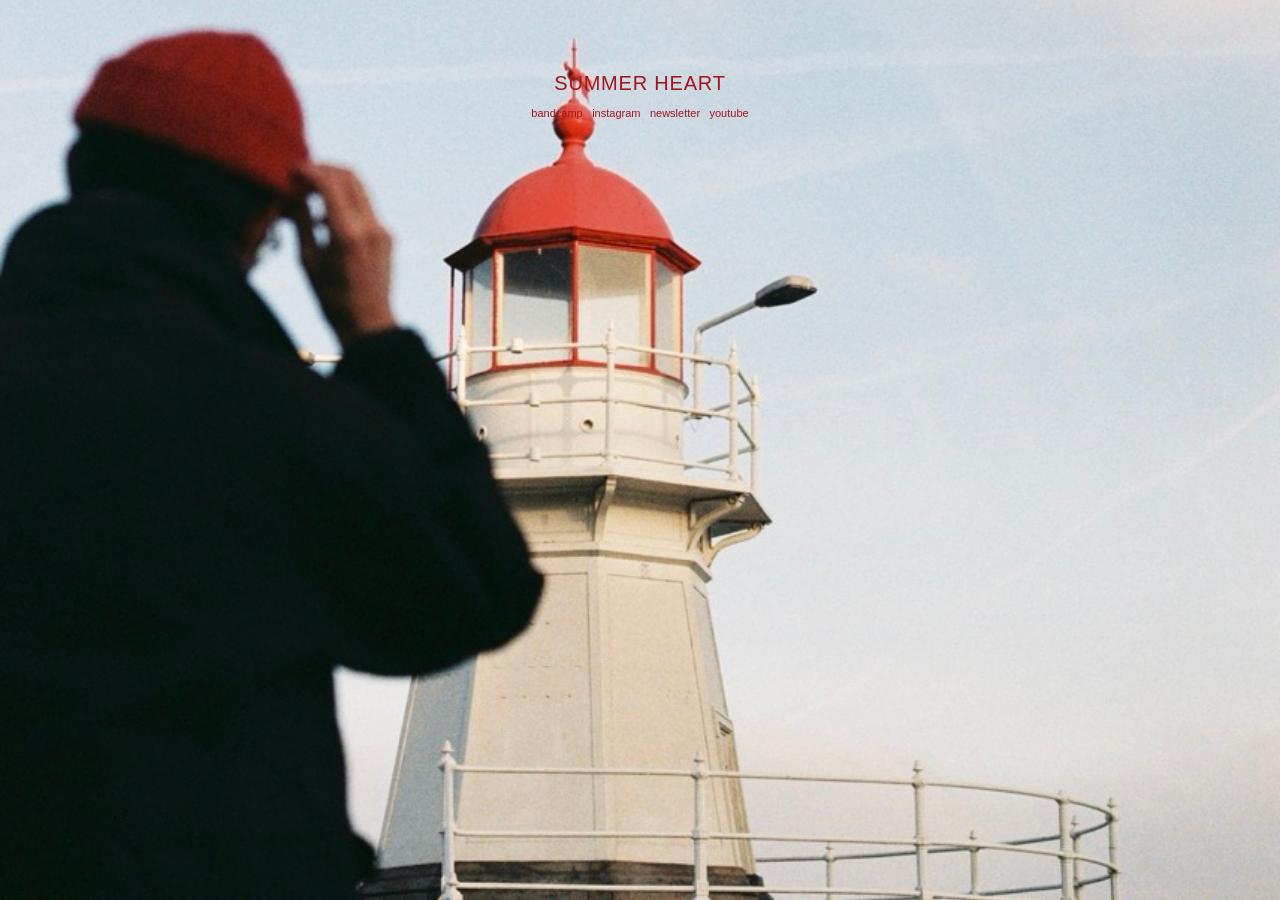
<file: index.html>
<!doctype html>
<html lang="en">

<head>
  <meta charset="utf-8">
  <meta name="viewport" content="width=device-width, initial-scale=1">
  <title>summer heart</title>
  <link rel="stylesheet" href="style.css">
</head>

<body>
  <main>
    <header>
      <center>
        <a href="index.html">
          <h1>SUMMER HEART</h1>
        </a>
        <a href="https://summerheart.bandcamp.com" target="_blank" aria-label="Summer Heart on Bandcamp"
          rel="noreferrer">bandcamp</a>

        <a href="https://instagram.com/summerheart" target="_blank" aria-label="Summer Heart on Instagram"
          rel="noreferrer">instagram</a>

        <a href="newsletter.html" aria-label="Subscribe to Summer Heart newsletter">newsletter</a>

        <a href="https://youtube.com/summerheartmusic" target="_blank" aria-label="Summer Heart on Youtube"
          rel="noreferrer">youtube</a>

      </center>
    </header>



    <!-- - - - - - - - - - - - - - - SITE START - - - - - - - - - - - - - - -->



    <!-- - - - - - - - - - - - - - - SITE END - - - - - - - - - - - - - - -->

  </main>
</body>

</html>
</file>
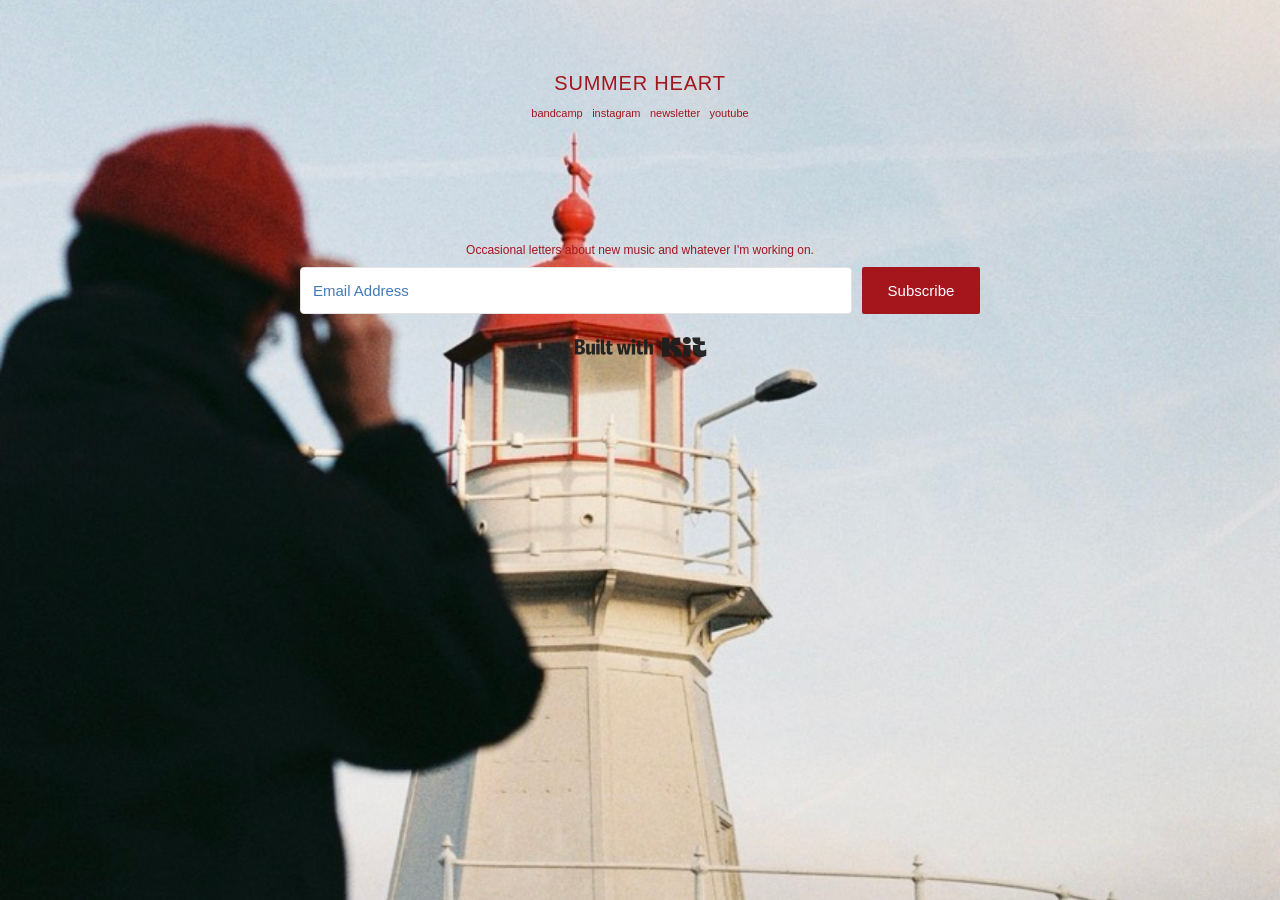
<file: newsletter.html>
<!doctype html>
<html lang="en">

<head>
    <meta charset="utf-8">
    <meta name="viewport" content="width=device-width, initial-scale=1">
    <title>summer heart</title>
    <link rel="stylesheet" href="style.css">
</head>

<body>
    <main>
        <header>
            <center>
                <a href="index.html">
                    <h1>SUMMER HEART</h1>
                </a>
                <a href="https://summerheart.bandcamp.com" target="_blank" aria-label="Summer Heart on Bandcamp"
                    rel="noreferrer">bandcamp</a>

                <a href="https://instagram.com/summerheart" target="_blank" aria-label="Summer Heart on Instagram"
                    rel="noreferrer">instagram</a>

                <a href="newsletter.html" aria-label="Subscribe to Summer Heart newsletter">newsletter</a>

                <a href="https://youtube.com/summerheartmusic" target="_blank" aria-label="Summer Heart on Youtube"
                    rel="noreferrer">youtube</a>

            </center>
        </header>



        <!-- - - - - - - - - - - - - - - SITE START - - - - - - - - - - - - - - -->


        <center>
            <script src="https://f.convertkit.com/ckjs/ck.5.js"></script>
            <form action="https://app.kit.com/forms/9781494/subscriptions" class="seva-form formkit-form" method="post"
                data-sv-form="9781494" data-uid="e1bb65a88c" data-format="inline" data-version="5"
                data-options="{&quot;settings&quot;:{&quot;after_subscribe&quot;:{&quot;action&quot;:&quot;message&quot;,&quot;success_message&quot;:&quot;Success! Now check your email to confirm your subscription.&quot;,&quot;redirect_url&quot;:&quot;&quot;},&quot;analytics&quot;:{&quot;google&quot;:null,&quot;fathom&quot;:null,&quot;facebook&quot;:null,&quot;segment&quot;:null,&quot;pinterest&quot;:null,&quot;sparkloop&quot;:null,&quot;googletagmanager&quot;:null},&quot;modal&quot;:{&quot;trigger&quot;:&quot;timer&quot;,&quot;scroll_percentage&quot;:null,&quot;timer&quot;:5,&quot;devices&quot;:&quot;all&quot;,&quot;show_once_every&quot;:15},&quot;powered_by&quot;:{&quot;show&quot;:true,&quot;url&quot;:&quot;https://kit.com/features/forms?utm_campaign=poweredby&amp;utm_content=form&amp;utm_medium=referral&amp;utm_source=dynamic&quot;},&quot;recaptcha&quot;:{&quot;enabled&quot;:false},&quot;return_visitor&quot;:{&quot;action&quot;:&quot;show&quot;,&quot;custom_content&quot;:&quot;&quot;},&quot;slide_in&quot;:{&quot;display_in&quot;:&quot;bottom_right&quot;,&quot;trigger&quot;:&quot;timer&quot;,&quot;scroll_percentage&quot;:null,&quot;timer&quot;:5,&quot;devices&quot;:&quot;all&quot;,&quot;show_once_every&quot;:15},&quot;sticky_bar&quot;:{&quot;display_in&quot;:&quot;top&quot;,&quot;trigger&quot;:&quot;timer&quot;,&quot;scroll_percentage&quot;:null,&quot;timer&quot;:5,&quot;devices&quot;:&quot;all&quot;,&quot;show_once_every&quot;:15}},&quot;version&quot;:&quot;5&quot;}"
                min-width="400 500 600 700 800">

                <div data-style="clean">

                    <p
                        style="font-family: 'Helvetica Neue', Helvetica, Arial, sans-serif; color: #a4151c; font-size: 12px;">
                        Occasional letters about new music and whatever I'm working on.
                    </p>


                    <ul class="formkit-alert formkit-alert-error" data-element="errors" data-group="alert"></ul>
                    <div data-element="fields" data-stacked="false" class="seva-fields formkit-fields">
                        <div class="formkit-field"><input class="formkit-input" name="email_address"
                                style="color: #155aa4; border-color: rgb(227, 227, 227); border-radius: 4px; font-weight: 200;"
                                aria-label="Email Address" placeholder="Email Address" required="" type="email"></div>
                        <button data-element="submit" class="formkit-submit formkit-submit"
                            style="color: rgb(255, 255, 255); background-color: #a4151c; border-radius: 2px; font-weight: 400;">
                            <div class="formkit-spinner">

                                <div></div>
                                <div></div>
                                <div></div>
                            </div><span class="">Subscribe</span>
                        </button>

                    </div>
                    <div class="formkit-powered-by-convertkit-container"><a
                            href="https://kit.com/features/forms?utm_campaign=poweredby&amp;utm_content=form&amp;utm_medium=referral&amp;utm_source=dynamic"
                            data-element="powered-by" class="formkit-powered-by-convertkit" data-variant="dark"
                            target="_blank" rel="nofollow noopener">Built with Kit</a></div>
                </div>
                <style>
                    .formkit-form[data-uid="e1bb65a88c"] * {
                        box-sizing: border-box;
                    }

                    .formkit-form[data-uid="e1bb65a88c"] {
                        -webkit-font-smoothing: antialiased;
                        -moz-osx-font-smoothing: grayscale;
                    }

                    .formkit-form[data-uid="e1bb65a88c"] legend {
                        border: none;
                        font-size: inherit;
                        margin-bottom: 10px;
                        padding: 0;
                        position: relative;
                        display: table;
                    }

                    .formkit-form[data-uid="e1bb65a88c"] fieldset {
                        border: 0;
                        padding: 0.01em 0 0 0;
                        margin: 0;
                        min-width: 0;
                    }

                    .formkit-form[data-uid="e1bb65a88c"] body:not(:-moz-handler-blocked) fieldset {
                        display: table-cell;
                    }

                    .formkit-form[data-uid="e1bb65a88c"] h1,
                    .formkit-form[data-uid="e1bb65a88c"] h2,
                    .formkit-form[data-uid="e1bb65a88c"] h3,
                    .formkit-form[data-uid="e1bb65a88c"] h4,
                    .formkit-form[data-uid="e1bb65a88c"] h5,
                    .formkit-form[data-uid="e1bb65a88c"] h6 {
                        color: inherit;
                        font-size: inherit;
                        font-weight: inherit;
                    }

                    .formkit-form[data-uid="e1bb65a88c"] h2 {
                        font-size: 1.5em;
                        margin: 1em 0;
                    }

                    .formkit-form[data-uid="e1bb65a88c"] h3 {
                        font-size: 1.17em;
                        margin: 1em 0;
                    }

                    .formkit-form[data-uid="e1bb65a88c"] p {
                        color: inherit;
                        font-size: inherit;
                        font-weight: inherit;
                    }

                    .formkit-form[data-uid="e1bb65a88c"] ol:not([template-default]),
                    .formkit-form[data-uid="e1bb65a88c"] ul:not([template-default]),
                    .formkit-form[data-uid="e1bb65a88c"] blockquote:not([template-default]) {
                        text-align: left;
                    }

                    .formkit-form[data-uid="e1bb65a88c"] p:not([template-default]),
                    .formkit-form[data-uid="e1bb65a88c"] hr:not([template-default]),
                    .formkit-form[data-uid="e1bb65a88c"] blockquote:not([template-default]),
                    .formkit-form[data-uid="e1bb65a88c"] ol:not([template-default]),
                    .formkit-form[data-uid="e1bb65a88c"] ul:not([template-default]) {
                        color: inherit;
                        font-style: initial;
                    }

                    .formkit-form[data-uid="e1bb65a88c"] .ordered-list,
                    .formkit-form[data-uid="e1bb65a88c"] .unordered-list {
                        list-style-position: outside !important;
                        padding-left: 1em;
                    }

                    .formkit-form[data-uid="e1bb65a88c"] .list-item {
                        padding-left: 0;
                    }

                    .formkit-form[data-uid="e1bb65a88c"][data-format="modal"] {
                        display: none;
                    }

                    .formkit-form[data-uid="e1bb65a88c"][data-format="slide in"] {
                        display: none;
                    }

                    .formkit-form[data-uid="e1bb65a88c"][data-format="sticky bar"] {
                        display: none;
                    }

                    .formkit-sticky-bar .formkit-form[data-uid="e1bb65a88c"][data-format="sticky bar"] {
                        display: block;
                    }

                    .formkit-form[data-uid="e1bb65a88c"] .formkit-input,
                    .formkit-form[data-uid="e1bb65a88c"] .formkit-select,
                    .formkit-form[data-uid="e1bb65a88c"] .formkit-checkboxes {
                        width: 100%;
                    }

                    .formkit-form[data-uid="e1bb65a88c"] .formkit-button,
                    .formkit-form[data-uid="e1bb65a88c"] .formkit-submit {
                        border: 0;
                        border-radius: 5px;
                        color: #ffffff;
                        cursor: pointer;
                        display: inline-block;
                        text-align: center;
                        font-size: 15px;
                        font-weight: 500;
                        cursor: pointer;
                        margin-bottom: 15px;
                        overflow: hidden;
                        padding: 0;
                        position: relative;
                        vertical-align: middle;
                    }

                    .formkit-form[data-uid="e1bb65a88c"] .formkit-button:hover,
                    .formkit-form[data-uid="e1bb65a88c"] .formkit-submit:hover,
                    .formkit-form[data-uid="e1bb65a88c"] .formkit-button:focus,
                    .formkit-form[data-uid="e1bb65a88c"] .formkit-submit:focus {
                        outline: none;
                    }

                    .formkit-form[data-uid="e1bb65a88c"] .formkit-button:hover>span,
                    .formkit-form[data-uid="e1bb65a88c"] .formkit-submit:hover>span,
                    .formkit-form[data-uid="e1bb65a88c"] .formkit-button:focus>span,
                    .formkit-form[data-uid="e1bb65a88c"] .formkit-submit:focus>span {
                        background-color: rgba(0, 0, 0, 0.1);
                    }

                    .formkit-form[data-uid="e1bb65a88c"] .formkit-button>span,
                    .formkit-form[data-uid="e1bb65a88c"] .formkit-submit>span {
                        display: block;
                        -webkit-transition: all 300ms ease-in-out;
                        transition: all 300ms ease-in-out;
                        padding: 12px 24px;
                    }

                    .formkit-form[data-uid="e1bb65a88c"] .formkit-input {
                        background: #ffffff;
                        font-size: 15px;
                        padding: 12px;
                        border: 1px solid #e3e3e3;
                        -webkit-flex: 1 0 auto;
                        -ms-flex: 1 0 auto;
                        flex: 1 0 auto;
                        line-height: 1.4;
                        margin: 0;
                        -webkit-transition: border-color ease-out 300ms;
                        transition: border-color ease-out 300ms;
                    }

                    .formkit-form[data-uid="e1bb65a88c"] .formkit-input:focus {
                        outline: none;
                        border-color: #1677be;
                        -webkit-transition: border-color ease 300ms;
                        transition: border-color ease 300ms;
                    }

                    .formkit-form[data-uid="e1bb65a88c"] .formkit-input::-webkit-input-placeholder {
                        color: inherit;
                        opacity: 0.8;
                    }

                    .formkit-form[data-uid="e1bb65a88c"] .formkit-input::-moz-placeholder {
                        color: inherit;
                        opacity: 0.8;
                    }

                    .formkit-form[data-uid="e1bb65a88c"] .formkit-input:-ms-input-placeholder {
                        color: inherit;
                        opacity: 0.8;
                    }

                    .formkit-form[data-uid="e1bb65a88c"] .formkit-input::placeholder {
                        color: inherit;
                        opacity: 0.8;
                    }

                    .formkit-form[data-uid="e1bb65a88c"] [data-group="dropdown"] {
                        position: relative;
                        display: inline-block;
                        width: 100%;
                    }

                    .formkit-form[data-uid="e1bb65a88c"] [data-group="dropdown"]::before {
                        content: "";
                        top: calc(50% - 2.5px);
                        right: 10px;
                        position: absolute;
                        pointer-events: none;
                        border-color: #4f4f4f transparent transparent transparent;
                        border-style: solid;
                        border-width: 6px 6px 0 6px;
                        height: 0;
                        width: 0;
                        z-index: 999;
                    }

                    .formkit-form[data-uid="e1bb65a88c"] [data-group="dropdown"] select {
                        height: auto;
                        width: 100%;
                        cursor: pointer;
                        color: #333333;
                        line-height: 1.4;
                        margin-bottom: 0;
                        padding: 0 6px;
                        -webkit-appearance: none;
                        -moz-appearance: none;
                        appearance: none;
                        font-size: 15px;
                        padding: 12px;
                        padding-right: 25px;
                        border: 1px solid #e3e3e3;
                        background: #ffffff;
                    }

                    .formkit-form[data-uid="e1bb65a88c"] [data-group="dropdown"] select:focus {
                        outline: none;
                    }

                    .formkit-form[data-uid="e1bb65a88c"] [data-group="checkboxes"] {
                        text-align: left;
                        margin: 0;
                    }

                    .formkit-form[data-uid="e1bb65a88c"] [data-group="checkboxes"] [data-group="checkbox"] {
                        margin-bottom: 10px;
                    }

                    .formkit-form[data-uid="e1bb65a88c"] [data-group="checkboxes"] [data-group="checkbox"] * {
                        cursor: pointer;
                    }

                    .formkit-form[data-uid="e1bb65a88c"] [data-group="checkboxes"] [data-group="checkbox"]:last-of-type {
                        margin-bottom: 0;
                    }

                    .formkit-form[data-uid="e1bb65a88c"] [data-group="checkboxes"] [data-group="checkbox"] input[type="checkbox"] {
                        display: none;
                    }

                    .formkit-form[data-uid="e1bb65a88c"] [data-group="checkboxes"] [data-group="checkbox"] input[type="checkbox"]+label::after {
                        content: none;
                    }

                    .formkit-form[data-uid="e1bb65a88c"] [data-group="checkboxes"] [data-group="checkbox"] input[type="checkbox"]:checked+label::after {
                        border-color: #ffffff;
                        content: "";
                    }

                    .formkit-form[data-uid="e1bb65a88c"] [data-group="checkboxes"] [data-group="checkbox"] input[type="checkbox"]:checked+label::before {
                        background: #10bf7a;
                        border-color: #10bf7a;
                    }

                    .formkit-form[data-uid="e1bb65a88c"] [data-group="checkboxes"] [data-group="checkbox"] label {
                        position: relative;
                        display: inline-block;
                        padding-left: 28px;
                    }

                    .formkit-form[data-uid="e1bb65a88c"] [data-group="checkboxes"] [data-group="checkbox"] label::before,
                    .formkit-form[data-uid="e1bb65a88c"] [data-group="checkboxes"] [data-group="checkbox"] label::after {
                        position: absolute;
                        content: "";
                        display: inline-block;
                    }

                    .formkit-form[data-uid="e1bb65a88c"] [data-group="checkboxes"] [data-group="checkbox"] label::before {
                        height: 16px;
                        width: 16px;
                        border: 1px solid #e3e3e3;
                        background: #ffffff;
                        left: 0px;
                        top: 3px;
                    }

                    .formkit-form[data-uid="e1bb65a88c"] [data-group="checkboxes"] [data-group="checkbox"] label::after {
                        height: 4px;
                        width: 8px;
                        border-left: 2px solid #4d4d4d;
                        border-bottom: 2px solid #4d4d4d;
                        -webkit-transform: rotate(-45deg);
                        -ms-transform: rotate(-45deg);
                        transform: rotate(-45deg);
                        left: 4px;
                        top: 8px;
                    }

                    .formkit-form[data-uid="e1bb65a88c"] .formkit-alert {
                        background: #f9fafb;
                        border: 1px solid #e3e3e3;
                        border-radius: 5px;
                        -webkit-flex: 1 0 auto;
                        -ms-flex: 1 0 auto;
                        flex: 1 0 auto;
                        list-style: none;
                        margin: 25px auto;
                        padding: 12px;
                        text-align: center;
                        width: 100%;
                    }

                    .formkit-form[data-uid="e1bb65a88c"] .formkit-alert:empty {
                        display: none;
                    }

                    .formkit-form[data-uid="e1bb65a88c"] .formkit-alert-success {
                        background: #d3fbeb;
                        border-color: #10bf7a;
                        color: #0c905c;
                    }

                    .formkit-form[data-uid="e1bb65a88c"] .formkit-alert-error {
                        background: #fde8e2;
                        border-color: #f2643b;
                        color: #ea4110;
                    }

                    .formkit-form[data-uid="e1bb65a88c"] .formkit-spinner {
                        display: -webkit-box;
                        display: -webkit-flex;
                        display: -ms-flexbox;
                        display: flex;
                        height: 0px;
                        width: 0px;
                        margin: 0 auto;
                        position: absolute;
                        top: 0;
                        left: 0;
                        right: 0;
                        width: 0px;
                        overflow: hidden;
                        text-align: center;
                        -webkit-transition: all 300ms ease-in-out;
                        transition: all 300ms ease-in-out;
                    }

                    .formkit-form[data-uid="e1bb65a88c"] .formkit-spinner>div {
                        margin: auto;
                        width: 12px;
                        height: 12px;
                        background-color: #fff;
                        opacity: 0.3;
                        border-radius: 100%;
                        display: inline-block;
                        -webkit-animation: formkit-bouncedelay-formkit-form-data-uid-e1bb65a88c- 1.4s infinite ease-in-out both;
                        animation: formkit-bouncedelay-formkit-form-data-uid-e1bb65a88c- 1.4s infinite ease-in-out both;
                    }

                    .formkit-form[data-uid="e1bb65a88c"] .formkit-spinner>div:nth-child(1) {
                        -webkit-animation-delay: -0.32s;
                        animation-delay: -0.32s;
                    }

                    .formkit-form[data-uid="e1bb65a88c"] .formkit-spinner>div:nth-child(2) {
                        -webkit-animation-delay: -0.16s;
                        animation-delay: -0.16s;
                    }

                    .formkit-form[data-uid="e1bb65a88c"] .formkit-submit[data-active] .formkit-spinner {
                        opacity: 1;
                        height: 100%;
                        width: 50px;
                    }

                    .formkit-form[data-uid="e1bb65a88c"] .formkit-submit[data-active] .formkit-spinner~span {
                        opacity: 0;
                    }

                    .formkit-form[data-uid="e1bb65a88c"] .formkit-powered-by[data-active="false"] {
                        opacity: 0.35;
                    }

                    .formkit-form[data-uid="e1bb65a88c"] .formkit-powered-by-convertkit-container {
                        display: -webkit-box;
                        display: -webkit-flex;
                        display: -ms-flexbox;
                        display: flex;
                        width: 100%;
                        margin: 10px 0;
                        position: relative;
                    }

                    .formkit-form[data-uid="e1bb65a88c"] .formkit-powered-by-convertkit-container[data-active="false"] {
                        opacity: 0.35;
                    }

                    .formkit-form[data-uid="e1bb65a88c"] .formkit-powered-by-convertkit {
                        -webkit-align-items: center;
                        -webkit-box-align: center;
                        -ms-flex-align: center;
                        align-items: center;
                        background-color: #ffffff;
                        border-radius: 9px;
                        color: #3d3d3d;
                        cursor: pointer;
                        display: block;
                        height: 36px;
                        margin: 0 auto;
                        opacity: 0.95;
                        padding: 0;
                        -webkit-text-decoration: none;
                        text-decoration: none;
                        text-indent: 100%;
                        -webkit-transition: ease-in-out all 200ms;
                        transition: ease-in-out all 200ms;
                        white-space: nowrap;
                        overflow: hidden;
                        -webkit-user-select: none;
                        -moz-user-select: none;
                        -ms-user-select: none;
                        user-select: none;
                        width: 157px;
                        background-repeat: no-repeat;
                        background-position: center;
                        background-image: url("data:image/svg+xml;charset=utf8,%3Csvg width='133' height='36' viewBox='0 0 133 36' fill='none' xmlns='http://www.w3.org/2000/svg'%3E%3Cpath d='M0.861 25.5C0.735 25.5 0.651 25.416 0.651 25.29V10.548C0.651 10.422 0.735 10.338 0.861 10.338H6.279C9.072 10.338 10.668 11.451 10.668 13.824C10.668 15.819 9.219 16.932 8.001 17.226C7.707 17.268 7.707 17.625 8.022 17.688C9.912 18.108 11.088 19.116 11.088 21.321C11.088 23.715 9.429 25.5 6.426 25.5H0.861ZM5.397 23.085C6.825 23.085 7.518 22.224 7.518 21.006C7.518 19.683 6.825 18.948 5.397 18.948H4.2V23.085H5.397ZM5.313 16.617C6.51 16.617 7.245 15.945 7.245 14.601C7.245 13.383 6.51 12.753 5.25 12.753H4.2V16.617H5.313ZM17.9758 23.883C17.9758 23.568 17.6608 23.505 17.5348 23.799C17.0308 24.954 16.1698 25.731 14.5528 25.731C12.8728 25.731 12.0958 24.471 12.0958 22.707V14.937C12.0958 14.811 12.1798 14.727 12.3058 14.727H15.2248C15.3508 14.727 15.4348 14.811 15.4348 14.937V21.657C15.4348 22.581 15.7708 23.022 16.4638 23.022C17.1778 23.022 17.6188 22.581 17.6188 21.657V14.937C17.6188 14.811 17.7028 14.727 17.8288 14.727H20.7478C20.8738 14.727 20.9578 14.811 20.9578 14.937V25.29C20.9578 25.416 20.8738 25.5 20.7478 25.5H18.1858C18.0598 25.5 17.9758 25.416 17.9758 25.29V23.883ZM25.6141 25.29C25.6141 25.416 25.5301 25.5 25.4041 25.5H22.4851C22.3591 25.5 22.2751 25.416 22.2751 25.29V14.937C22.2751 14.811 22.3591 14.727 22.4851 14.727H25.4041C25.5301 14.727 25.6141 14.811 25.6141 14.937V25.29ZM23.9131 13.74C22.8001 13.74 22.0441 12.942 22.0441 11.934C22.0441 10.926 22.8001 10.107 23.9131 10.107C25.0051 10.107 25.7611 10.926 25.7611 11.934C25.7611 12.942 25.0051 13.74 23.9131 13.74ZM26.7883 10.548C26.7883 10.422 26.8723 10.338 26.9983 10.338H29.9173C30.0433 10.338 30.1273 10.422 30.1273 10.548V22.056C30.1273 22.749 30.2533 23.085 30.8203 23.085C31.0093 23.085 31.1983 23.043 31.3663 23.001C31.5133 22.959 31.6183 22.959 31.6183 23.127V25.059C31.6183 25.164 31.5763 25.269 31.4923 25.311C30.9673 25.521 30.2953 25.71 29.5813 25.71C27.7123 25.71 26.7883 24.639 26.7883 22.476V10.548ZM32.4237 14.727C32.8227 14.727 32.9277 14.538 32.9697 14.055L33.1167 12.039C33.1167 11.913 33.2217 11.829 33.3477 11.829H35.8887C36.0147 11.829 36.0987 11.913 36.0987 12.039V14.517C36.0987 14.643 36.1827 14.727 36.3087 14.727H38.2827C38.4087 14.727 38.4927 14.811 38.4927 14.937V16.659C38.4927 16.785 38.4087 16.869 38.2827 16.869H36.0777V22.056C36.0777 22.875 36.5397 23.085 37.0647 23.085C37.4847 23.085 37.9467 22.938 38.3247 22.707C38.4717 22.623 38.5767 22.665 38.5767 22.833V24.828C38.5767 24.933 38.5347 25.017 38.4507 25.08C37.8417 25.458 36.9807 25.71 36.0357 25.71C34.2927 25.71 32.7387 24.912 32.7387 22.476V16.869H31.8567C31.7307 16.869 31.6467 16.785 31.6467 16.659V14.937C31.6467 14.811 31.7307 14.727 31.8567 14.727H32.4237ZM51.3808 14.727C51.5068 14.727 51.5908 14.79 51.6118 14.916L52.3888 19.851L52.5778 21.174C52.6198 21.468 52.9558 21.468 52.9768 21.174C53.0398 20.712 53.0818 20.271 53.1658 19.83L53.8798 14.916C53.9008 14.79 53.9848 14.727 54.1108 14.727H56.6728C56.8198 14.727 56.8828 14.811 56.8618 14.958L54.6778 25.311C54.6568 25.437 54.5728 25.5 54.4468 25.5H51.3178C51.1918 25.5 51.1078 25.437 51.0868 25.311L50.1208 20.082L49.8898 18.633C49.8688 18.444 49.6588 18.444 49.6378 18.633L49.4068 20.103L48.5458 25.311C48.5248 25.437 48.4408 25.5 48.3148 25.5H45.2068C45.0808 25.5 44.9968 25.437 44.9758 25.311L42.8128 14.958C42.7918 14.811 42.8548 14.727 43.0018 14.727H45.9628C46.0888 14.727 46.1728 14.79 46.1938 14.916L46.9288 19.83C47.0128 20.271 47.0758 20.754 47.1388 21.195C47.2018 21.51 47.4748 21.531 47.5378 21.195L47.7478 19.872L48.6088 14.916C48.6298 14.79 48.7138 14.727 48.8398 14.727H51.3808ZM61.1582 25.29C61.1582 25.416 61.0742 25.5 60.9482 25.5H58.0292C57.9032 25.5 57.8192 25.416 57.8192 25.29V14.937C57.8192 14.811 57.9032 14.727 58.0292 14.727H60.9482C61.0742 14.727 61.1582 14.811 61.1582 14.937V25.29ZM59.4572 13.74C58.3442 13.74 57.5882 12.942 57.5882 11.934C57.5882 10.926 58.3442 10.107 59.4572 10.107C60.5492 10.107 61.3052 10.926 61.3052 11.934C61.3052 12.942 60.5492 13.74 59.4572 13.74ZM62.8154 14.727C63.2144 14.727 63.3194 14.538 63.3614 14.055L63.5084 12.039C63.5084 11.913 63.6134 11.829 63.7394 11.829H66.2804C66.4064 11.829 66.4904 11.913 66.4904 12.039V14.517C66.4904 14.643 66.5744 14.727 66.7004 14.727H68.6744C68.8004 14.727 68.8844 14.811 68.8844 14.937V16.659C68.8844 16.785 68.8004 16.869 68.6744 16.869H66.4694V22.056C66.4694 22.875 66.9314 23.085 67.4564 23.085C67.8764 23.085 68.3384 22.938 68.7164 22.707C68.8634 22.623 68.9684 22.665 68.9684 22.833V24.828C68.9684 24.933 68.9264 25.017 68.8424 25.08C68.2334 25.458 67.3724 25.71 66.4274 25.71C64.6844 25.71 63.1304 24.912 63.1304 22.476V16.869H62.2484C62.1224 16.869 62.0384 16.785 62.0384 16.659V14.937C62.0384 14.811 62.1224 14.727 62.2484 14.727H62.8154ZM73.4298 16.323C73.4298 16.638 73.7868 16.68 73.9128 16.407C74.3748 15.315 75.1308 14.496 76.6008 14.496C78.2178 14.496 78.9528 15.609 78.9528 17.373V25.29C78.9528 25.416 78.8688 25.5 78.7428 25.5H75.8238C75.6978 25.5 75.6138 25.416 75.6138 25.29V18.633C75.6138 17.709 75.2778 17.268 74.5848 17.268C73.8708 17.268 73.4298 17.709 73.4298 18.633V25.29C73.4298 25.416 73.3458 25.5 73.2198 25.5H70.3008C70.1748 25.5 70.0908 25.416 70.0908 25.29V10.548C70.0908 10.422 70.1748 10.338 70.3008 10.338H73.2198C73.3458 10.338 73.4298 10.422 73.4298 10.548V16.323Z' fill='%231E1E1E'/%3E%3Cpath d='M100.132 16.3203C105.58 17.3761 107.272 22.4211 107.318 27.4961C107.318 27.6101 107.226 27.7041 107.112 27.7041H100.252C100.138 27.7041 100.046 27.6121 100.046 27.5001C100.026 23.5629 99.3877 20.0896 95.4865 19.9396C95.3705 19.9356 95.2725 20.0276 95.2725 20.1456V27.5001C95.2725 27.6141 95.1806 27.7061 95.0666 27.7061H88.206C88.092 27.7061 88 27.6141 88 27.5001V8.75585C88 8.64187 88.092 8.54989 88.206 8.54989H95.0686C95.1826 8.54989 95.2745 8.64187 95.2745 8.75585V15.7764C95.2745 15.8804 95.3585 15.9644 95.4625 15.9644C95.5445 15.9644 95.6185 15.9104 95.6425 15.8324C97.4081 10.0416 100.709 8.58588 106.07 8.55189C106.184 8.55189 106.276 8.64387 106.276 8.75785V15.7604C106.276 15.8744 106.184 15.9664 106.07 15.9664H100.166C100.066 15.9664 99.9856 16.0464 99.9856 16.1464C99.9856 16.2304 100.048 16.3043 100.132 16.3203ZM118.918 20.7095V16.1704C118.918 16.0564 119.01 15.9644 119.124 15.9644H124.173C124.273 15.9644 124.353 15.8844 124.353 15.7844C124.353 15.6985 124.291 15.6245 124.207 15.6085C120.256 14.8246 118.432 12.5511 118.37 8.75585C118.368 8.64387 118.458 8.54989 118.572 8.54989H125.986C126.1 8.54989 126.192 8.64187 126.192 8.75585V11.9532C126.192 12.0672 126.284 12.1592 126.398 12.1592H130.649C130.763 12.1592 130.855 12.2511 130.855 12.3651V15.7624C130.855 15.8764 130.763 15.9684 130.649 15.9684H126.398C126.284 15.9684 126.192 16.0604 126.192 16.1744V19.8356C126.192 21.1294 126.986 21.5553 128.04 21.5553C129.692 21.5553 131.323 20.8114 131.977 20.4735C132.113 20.4035 132.277 20.5015 132.277 20.6555V26.3543C132.277 26.5063 132.193 26.6463 132.059 26.7183C131.413 27.0582 129.418 28 127.136 28C122.435 27.996 118.918 26.0824 118.918 20.7095ZM109.266 27.4981V16.1704C109.266 16.0564 109.358 15.9644 109.472 15.9644H116.334C116.448 15.9644 116.54 16.0564 116.54 16.1704V27.4981C116.54 27.6121 116.448 27.7041 116.334 27.7041H109.472C109.358 27.7021 109.266 27.6101 109.266 27.4981ZM108.876 11.4913C108.876 13.4189 110.238 14.9826 112.853 14.9826C115.469 14.9826 116.83 13.4189 116.83 11.4913C116.83 9.56369 115.471 8 112.853 8C110.238 8 108.876 9.56369 108.876 11.4913Z' fill='%231E1E1E'/%3E%3C/svg%3E");
                    }

                    .formkit-form[data-uid="e1bb65a88c"] .formkit-powered-by-convertkit:hover,
                    .formkit-form[data-uid="e1bb65a88c"] .formkit-powered-by-convertkit:focus {
                        background-color: #ffffff;
                        -webkit-transform: scale(1.025) perspective(1px);
                        -ms-transform: scale(1.025) perspective(1px);
                        transform: scale(1.025) perspective(1px);
                        opacity: 1;
                    }

                    .formkit-form[data-uid="e1bb65a88c"] .formkit-powered-by-convertkit[data-variant="dark"],
                    .formkit-form[data-uid="e1bb65a88c"] .formkit-powered-by-convertkit[data-variant="light"] {
                        background-color: transparent;
                        border-color: transparent;
                        width: 133px;
                    }

                    .formkit-form[data-uid="e1bb65a88c"] .formkit-powered-by-convertkit[data-variant="light"] {
                        color: #ffffff;
                        background-image: url("data:image/svg+xml;charset=utf8,%3Csvg width='133' height='36' viewBox='0 0 133 36' fill='none' xmlns='http://www.w3.org/2000/svg'%3E%3Cpath d='M0.861 25.5C0.735 25.5 0.651 25.416 0.651 25.29V10.548C0.651 10.422 0.735 10.338 0.861 10.338H6.279C9.072 10.338 10.668 11.451 10.668 13.824C10.668 15.819 9.219 16.932 8.001 17.226C7.707 17.268 7.707 17.625 8.022 17.688C9.912 18.108 11.088 19.116 11.088 21.321C11.088 23.715 9.429 25.5 6.426 25.5H0.861ZM5.397 23.085C6.825 23.085 7.518 22.224 7.518 21.006C7.518 19.683 6.825 18.948 5.397 18.948H4.2V23.085H5.397ZM5.313 16.617C6.51 16.617 7.245 15.945 7.245 14.601C7.245 13.383 6.51 12.753 5.25 12.753H4.2V16.617H5.313ZM17.9758 23.883C17.9758 23.568 17.6608 23.505 17.5348 23.799C17.0308 24.954 16.1698 25.731 14.5528 25.731C12.8728 25.731 12.0958 24.471 12.0958 22.707V14.937C12.0958 14.811 12.1798 14.727 12.3058 14.727H15.2248C15.3508 14.727 15.4348 14.811 15.4348 14.937V21.657C15.4348 22.581 15.7708 23.022 16.4638 23.022C17.1778 23.022 17.6188 22.581 17.6188 21.657V14.937C17.6188 14.811 17.7028 14.727 17.8288 14.727H20.7478C20.8738 14.727 20.9578 14.811 20.9578 14.937V25.29C20.9578 25.416 20.8738 25.5 20.7478 25.5H18.1858C18.0598 25.5 17.9758 25.416 17.9758 25.29V23.883ZM25.6141 25.29C25.6141 25.416 25.5301 25.5 25.4041 25.5H22.4851C22.3591 25.5 22.2751 25.416 22.2751 25.29V14.937C22.2751 14.811 22.3591 14.727 22.4851 14.727H25.4041C25.5301 14.727 25.6141 14.811 25.6141 14.937V25.29ZM23.9131 13.74C22.8001 13.74 22.0441 12.942 22.0441 11.934C22.0441 10.926 22.8001 10.107 23.9131 10.107C25.0051 10.107 25.7611 10.926 25.7611 11.934C25.7611 12.942 25.0051 13.74 23.9131 13.74ZM26.7883 10.548C26.7883 10.422 26.8723 10.338 26.9983 10.338H29.9173C30.0433 10.338 30.1273 10.422 30.1273 10.548V22.056C30.1273 22.749 30.2533 23.085 30.8203 23.085C31.0093 23.085 31.1983 23.043 31.3663 23.001C31.5133 22.959 31.6183 22.959 31.6183 23.127V25.059C31.6183 25.164 31.5763 25.269 31.4923 25.311C30.9673 25.521 30.2953 25.71 29.5813 25.71C27.7123 25.71 26.7883 24.639 26.7883 22.476V10.548ZM32.4237 14.727C32.8227 14.727 32.9277 14.538 32.9697 14.055L33.1167 12.039C33.1167 11.913 33.2217 11.829 33.3477 11.829H35.8887C36.0147 11.829 36.0987 11.913 36.0987 12.039V14.517C36.0987 14.643 36.1827 14.727 36.3087 14.727H38.2827C38.4087 14.727 38.4927 14.811 38.4927 14.937V16.659C38.4927 16.785 38.4087 16.869 38.2827 16.869H36.0777V22.056C36.0777 22.875 36.5397 23.085 37.0647 23.085C37.4847 23.085 37.9467 22.938 38.3247 22.707C38.4717 22.623 38.5767 22.665 38.5767 22.833V24.828C38.5767 24.933 38.5347 25.017 38.4507 25.08C37.8417 25.458 36.9807 25.71 36.0357 25.71C34.2927 25.71 32.7387 24.912 32.7387 22.476V16.869H31.8567C31.7307 16.869 31.6467 16.785 31.6467 16.659V14.937C31.6467 14.811 31.7307 14.727 31.8567 14.727H32.4237ZM51.3808 14.727C51.5068 14.727 51.5908 14.79 51.6118 14.916L52.3888 19.851L52.5778 21.174C52.6198 21.468 52.9558 21.468 52.9768 21.174C53.0398 20.712 53.0818 20.271 53.1658 19.83L53.8798 14.916C53.9008 14.79 53.9848 14.727 54.1108 14.727H56.6728C56.8198 14.727 56.8828 14.811 56.8618 14.958L54.6778 25.311C54.6568 25.437 54.5728 25.5 54.4468 25.5H51.3178C51.1918 25.5 51.1078 25.437 51.0868 25.311L50.1208 20.082L49.8898 18.633C49.8688 18.444 49.6588 18.444 49.6378 18.633L49.4068 20.103L48.5458 25.311C48.5248 25.437 48.4408 25.5 48.3148 25.5H45.2068C45.0808 25.5 44.9968 25.437 44.9758 25.311L42.8128 14.958C42.7918 14.811 42.8548 14.727 43.0018 14.727H45.9628C46.0888 14.727 46.1728 14.79 46.1938 14.916L46.9288 19.83C47.0128 20.271 47.0758 20.754 47.1388 21.195C47.2018 21.51 47.4748 21.531 47.5378 21.195L47.7478 19.872L48.6088 14.916C48.6298 14.79 48.7138 14.727 48.8398 14.727H51.3808ZM61.1582 25.29C61.1582 25.416 61.0742 25.5 60.9482 25.5H58.0292C57.9032 25.5 57.8192 25.416 57.8192 25.29V14.937C57.8192 14.811 57.9032 14.727 58.0292 14.727H60.9482C61.0742 14.727 61.1582 14.811 61.1582 14.937V25.29ZM59.4572 13.74C58.3442 13.74 57.5882 12.942 57.5882 11.934C57.5882 10.926 58.3442 10.107 59.4572 10.107C60.5492 10.107 61.3052 10.926 61.3052 11.934C61.3052 12.942 60.5492 13.74 59.4572 13.74ZM62.8154 14.727C63.2144 14.727 63.3194 14.538 63.3614 14.055L63.5084 12.039C63.5084 11.913 63.6134 11.829 63.7394 11.829H66.2804C66.4064 11.829 66.4904 11.913 66.4904 12.039V14.517C66.4904 14.643 66.5744 14.727 66.7004 14.727H68.6744C68.8004 14.727 68.8844 14.811 68.8844 14.937V16.659C68.8844 16.785 68.8004 16.869 68.6744 16.869H66.4694V22.056C66.4694 22.875 66.9314 23.085 67.4564 23.085C67.8764 23.085 68.3384 22.938 68.7164 22.707C68.8634 22.623 68.9684 22.665 68.9684 22.833V24.828C68.9684 24.933 68.9264 25.017 68.8424 25.08C68.2334 25.458 67.3724 25.71 66.4274 25.71C64.6844 25.71 63.1304 24.912 63.1304 22.476V16.869H62.2484C62.1224 16.869 62.0384 16.785 62.0384 16.659V14.937C62.0384 14.811 62.1224 14.727 62.2484 14.727H62.8154ZM73.4298 16.323C73.4298 16.638 73.7868 16.68 73.9128 16.407C74.3748 15.315 75.1308 14.496 76.6008 14.496C78.2178 14.496 78.9528 15.609 78.9528 17.373V25.29C78.9528 25.416 78.8688 25.5 78.7428 25.5H75.8238C75.6978 25.5 75.6138 25.416 75.6138 25.29V18.633C75.6138 17.709 75.2778 17.268 74.5848 17.268C73.8708 17.268 73.4298 17.709 73.4298 18.633V25.29C73.4298 25.416 73.3458 25.5 73.2198 25.5H70.3008C70.1748 25.5 70.0908 25.416 70.0908 25.29V10.548C70.0908 10.422 70.1748 10.338 70.3008 10.338H73.2198C73.3458 10.338 73.4298 10.422 73.4298 10.548V16.323Z' fill='white'/%3E%3Cpath d='M100.132 16.3203C105.58 17.3761 107.272 22.4211 107.318 27.4961C107.318 27.6101 107.226 27.7041 107.112 27.7041H100.252C100.138 27.7041 100.046 27.6121 100.046 27.5001C100.026 23.5629 99.3877 20.0896 95.4865 19.9396C95.3705 19.9356 95.2725 20.0276 95.2725 20.1456V27.5001C95.2725 27.6141 95.1806 27.7061 95.0666 27.7061H88.206C88.092 27.7061 88 27.6141 88 27.5001V8.75585C88 8.64187 88.092 8.54989 88.206 8.54989H95.0686C95.1826 8.54989 95.2745 8.64187 95.2745 8.75585V15.7764C95.2745 15.8804 95.3585 15.9644 95.4625 15.9644C95.5445 15.9644 95.6185 15.9104 95.6425 15.8324C97.4081 10.0416 100.709 8.58588 106.07 8.55189C106.184 8.55189 106.276 8.64387 106.276 8.75785V15.7604C106.276 15.8744 106.184 15.9664 106.07 15.9664H100.166C100.066 15.9664 99.9856 16.0464 99.9856 16.1464C99.9856 16.2304 100.048 16.3043 100.132 16.3203ZM118.918 20.7095V16.1704C118.918 16.0564 119.01 15.9644 119.124 15.9644H124.173C124.273 15.9644 124.353 15.8844 124.353 15.7844C124.353 15.6985 124.291 15.6245 124.207 15.6085C120.256 14.8246 118.432 12.5511 118.37 8.75585C118.368 8.64387 118.458 8.54989 118.572 8.54989H125.986C126.1 8.54989 126.192 8.64187 126.192 8.75585V11.9532C126.192 12.0672 126.284 12.1592 126.398 12.1592H130.649C130.763 12.1592 130.855 12.2511 130.855 12.3651V15.7624C130.855 15.8764 130.763 15.9684 130.649 15.9684H126.398C126.284 15.9684 126.192 16.0604 126.192 16.1744V19.8356C126.192 21.1294 126.986 21.5553 128.04 21.5553C129.692 21.5553 131.323 20.8114 131.977 20.4735C132.113 20.4035 132.277 20.5015 132.277 20.6555V26.3543C132.277 26.5063 132.193 26.6463 132.059 26.7183C131.413 27.0582 129.418 28 127.136 28C122.435 27.996 118.918 26.0824 118.918 20.7095ZM109.266 27.4981V16.1704C109.266 16.0564 109.358 15.9644 109.472 15.9644H116.334C116.448 15.9644 116.54 16.0564 116.54 16.1704V27.4981C116.54 27.6121 116.448 27.7041 116.334 27.7041H109.472C109.358 27.7021 109.266 27.6101 109.266 27.4981ZM108.876 11.4913C108.876 13.4189 110.238 14.9826 112.853 14.9826C115.469 14.9826 116.83 13.4189 116.83 11.4913C116.83 9.56369 115.471 8 112.853 8C110.238 8 108.876 9.56369 108.876 11.4913Z' fill='white'/%3E%3C/svg%3E");
                    }

                    @-webkit-keyframes formkit-bouncedelay-formkit-form-data-uid-e1bb65a88c- {

                        0%,
                        80%,
                        100% {
                            -webkit-transform: scale(0);
                            -ms-transform: scale(0);
                            transform: scale(0);
                        }

                        40% {
                            -webkit-transform: scale(1);
                            -ms-transform: scale(1);
                            transform: scale(1);
                        }
                    }

                    @keyframes formkit-bouncedelay-formkit-form-data-uid-e1bb65a88c- {

                        0%,
                        80%,
                        100% {
                            -webkit-transform: scale(0);
                            -ms-transform: scale(0);
                            transform: scale(0);
                        }

                        40% {
                            -webkit-transform: scale(1);
                            -ms-transform: scale(1);
                            transform: scale(1);
                        }
                    }

                    .formkit-form[data-uid="e1bb65a88c"] blockquote {
                        padding: 10px 20px;
                        margin: 0 0 20px;
                        border-left: 5px solid #e1e1e1;
                    }

                    .formkit-form[data-uid="e1bb65a88c"] .seva-custom-content {
                        padding: 15px;
                        font-size: 16px;
                        color: #fff;
                        mix-blend-mode: difference;
                    }

                    .formkit-form[data-uid="e1bb65a88c"] .formkit-modal.guard {
                        max-width: 420px;
                        width: 100%;
                    }

                    .formkit-form[data-uid="e1bb65a88c"] {
                        max-width: 700px;
                    }

                    .formkit-form[data-uid="e1bb65a88c"] [data-style="clean"] {
                        width: 100%;
                    }

                    .formkit-form[data-uid="e1bb65a88c"] .formkit-fields {
                        display: -webkit-box;
                        display: -webkit-flex;
                        display: -ms-flexbox;
                        display: flex;
                        -webkit-flex-wrap: wrap;
                        -ms-flex-wrap: wrap;
                        flex-wrap: wrap;
                        margin: 0 auto;
                    }

                    .formkit-form[data-uid="e1bb65a88c"] .formkit-field,
                    .formkit-form[data-uid="e1bb65a88c"] .formkit-submit {
                        margin: 0 0 15px 0;
                        -webkit-flex: 1 0 100%;
                        -ms-flex: 1 0 100%;
                        flex: 1 0 100%;
                    }

                    .formkit-form[data-uid="e1bb65a88c"] .formkit-powered-by-convertkit-container {
                        margin: 0;
                    }

                    .formkit-form[data-uid="e1bb65a88c"] .formkit-submit {
                        position: static;
                    }

                    .formkit-form[data-uid="e1bb65a88c"][min-width~="700"] [data-style="clean"],
                    .formkit-form[data-uid="e1bb65a88c"][min-width~="800"] [data-style="clean"] {
                        padding: 10px;
                        padding-top: 56px;
                    }

                    .formkit-form[data-uid="e1bb65a88c"][min-width~="700"] .formkit-fields[data-stacked="false"],
                    .formkit-form[data-uid="e1bb65a88c"][min-width~="800"] .formkit-fields[data-stacked="false"] {
                        margin-left: -5px;
                        margin-right: -5px;
                    }

                    .formkit-form[data-uid="e1bb65a88c"][min-width~="700"] .formkit-fields[data-stacked="false"] .formkit-field,
                    .formkit-form[data-uid="e1bb65a88c"][min-width~="800"] .formkit-fields[data-stacked="false"] .formkit-field,
                    .formkit-form[data-uid="e1bb65a88c"][min-width~="700"] .formkit-fields[data-stacked="false"] .formkit-submit,
                    .formkit-form[data-uid="e1bb65a88c"][min-width~="800"] .formkit-fields[data-stacked="false"] .formkit-submit {
                        margin: 0 5px 15px 5px;
                    }

                    .formkit-form[data-uid="e1bb65a88c"][min-width~="700"] .formkit-fields[data-stacked="false"] .formkit-field,
                    .formkit-form[data-uid="e1bb65a88c"][min-width~="800"] .formkit-fields[data-stacked="false"] .formkit-field {
                        -webkit-flex: 100 1 auto;
                        -ms-flex: 100 1 auto;
                        flex: 100 1 auto;
                    }

                    .formkit-form[data-uid="e1bb65a88c"][min-width~="700"] .formkit-fields[data-stacked="false"] .formkit-submit,
                    .formkit-form[data-uid="e1bb65a88c"][min-width~="800"] .formkit-fields[data-stacked="false"] .formkit-submit {
                        -webkit-flex: 1 1 auto;
                        -ms-flex: 1 1 auto;
                        flex: 1 1 auto;
                    }
                </style>
            </form>
        </center>
        <!-- - - - - - - - - - - - - - - SITE END - - - - - - - - - - - - - - -->

    </main>
</body>

</html>
</file>
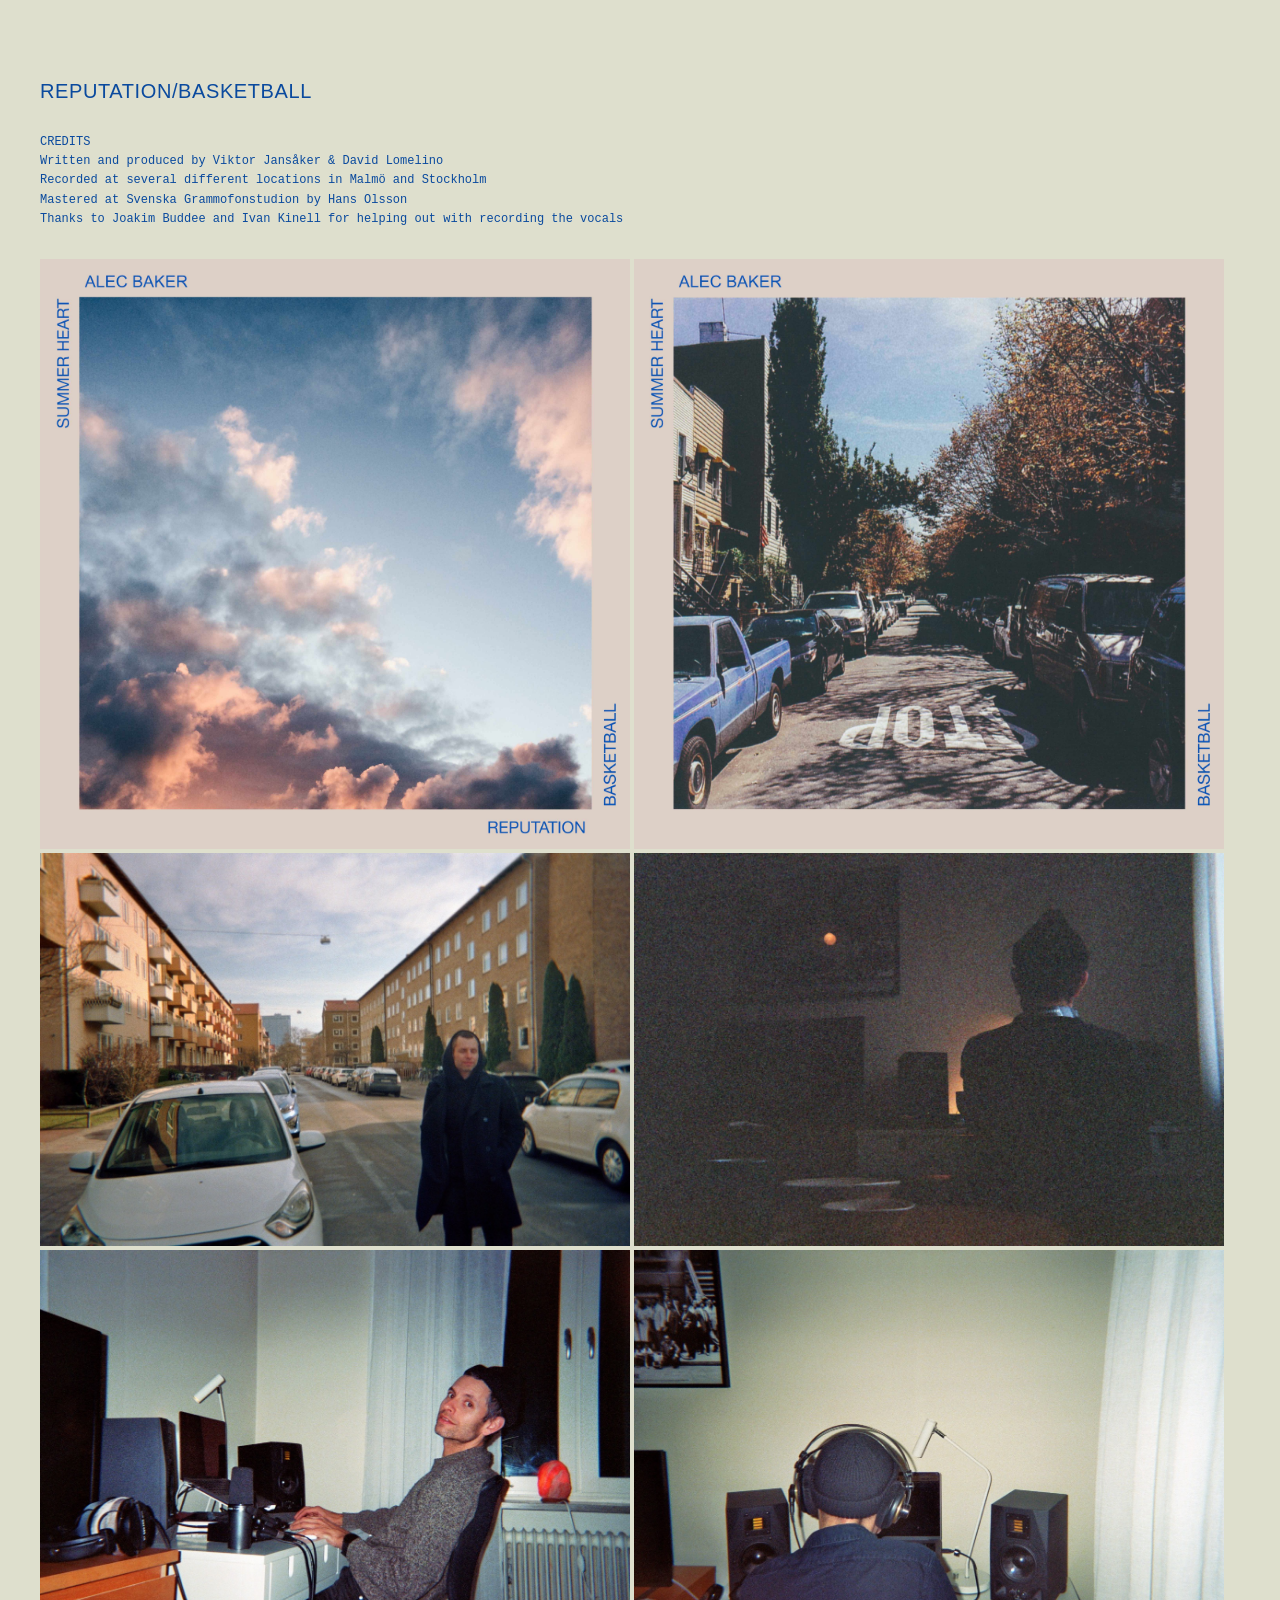
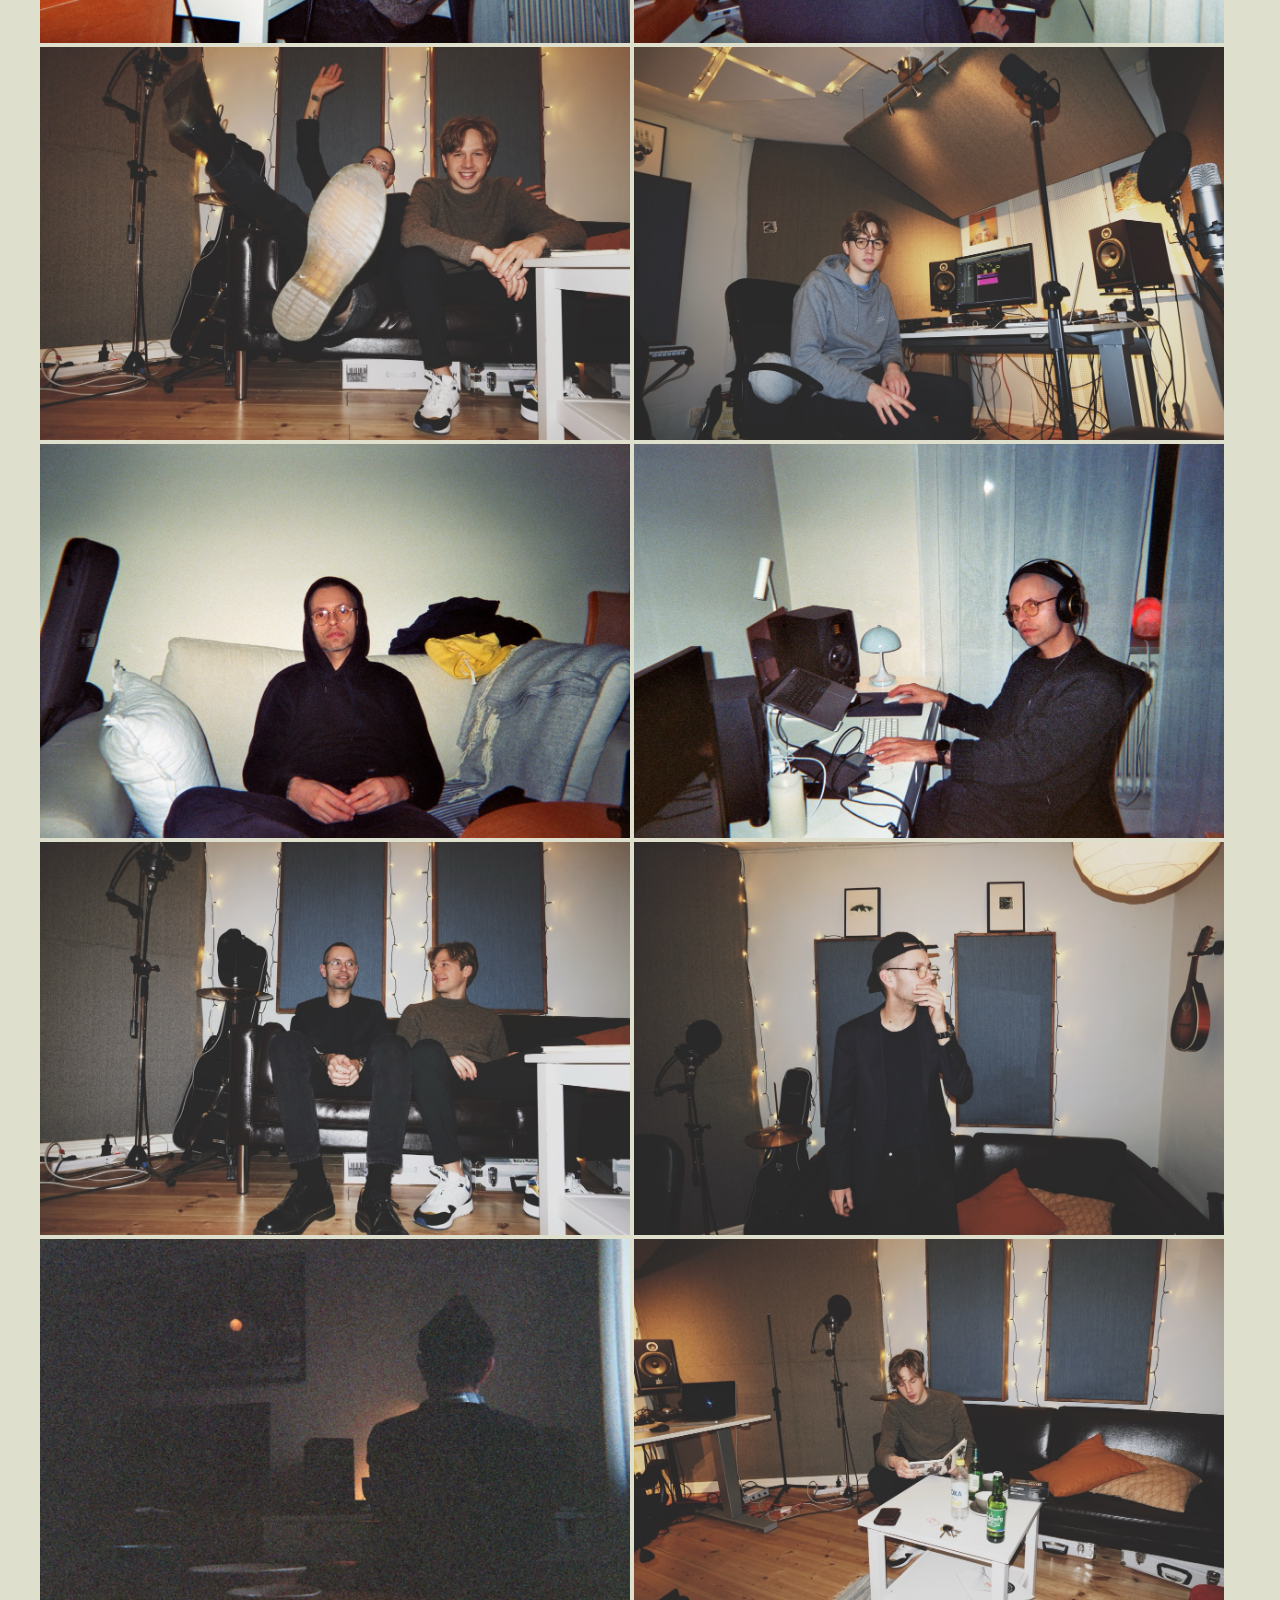
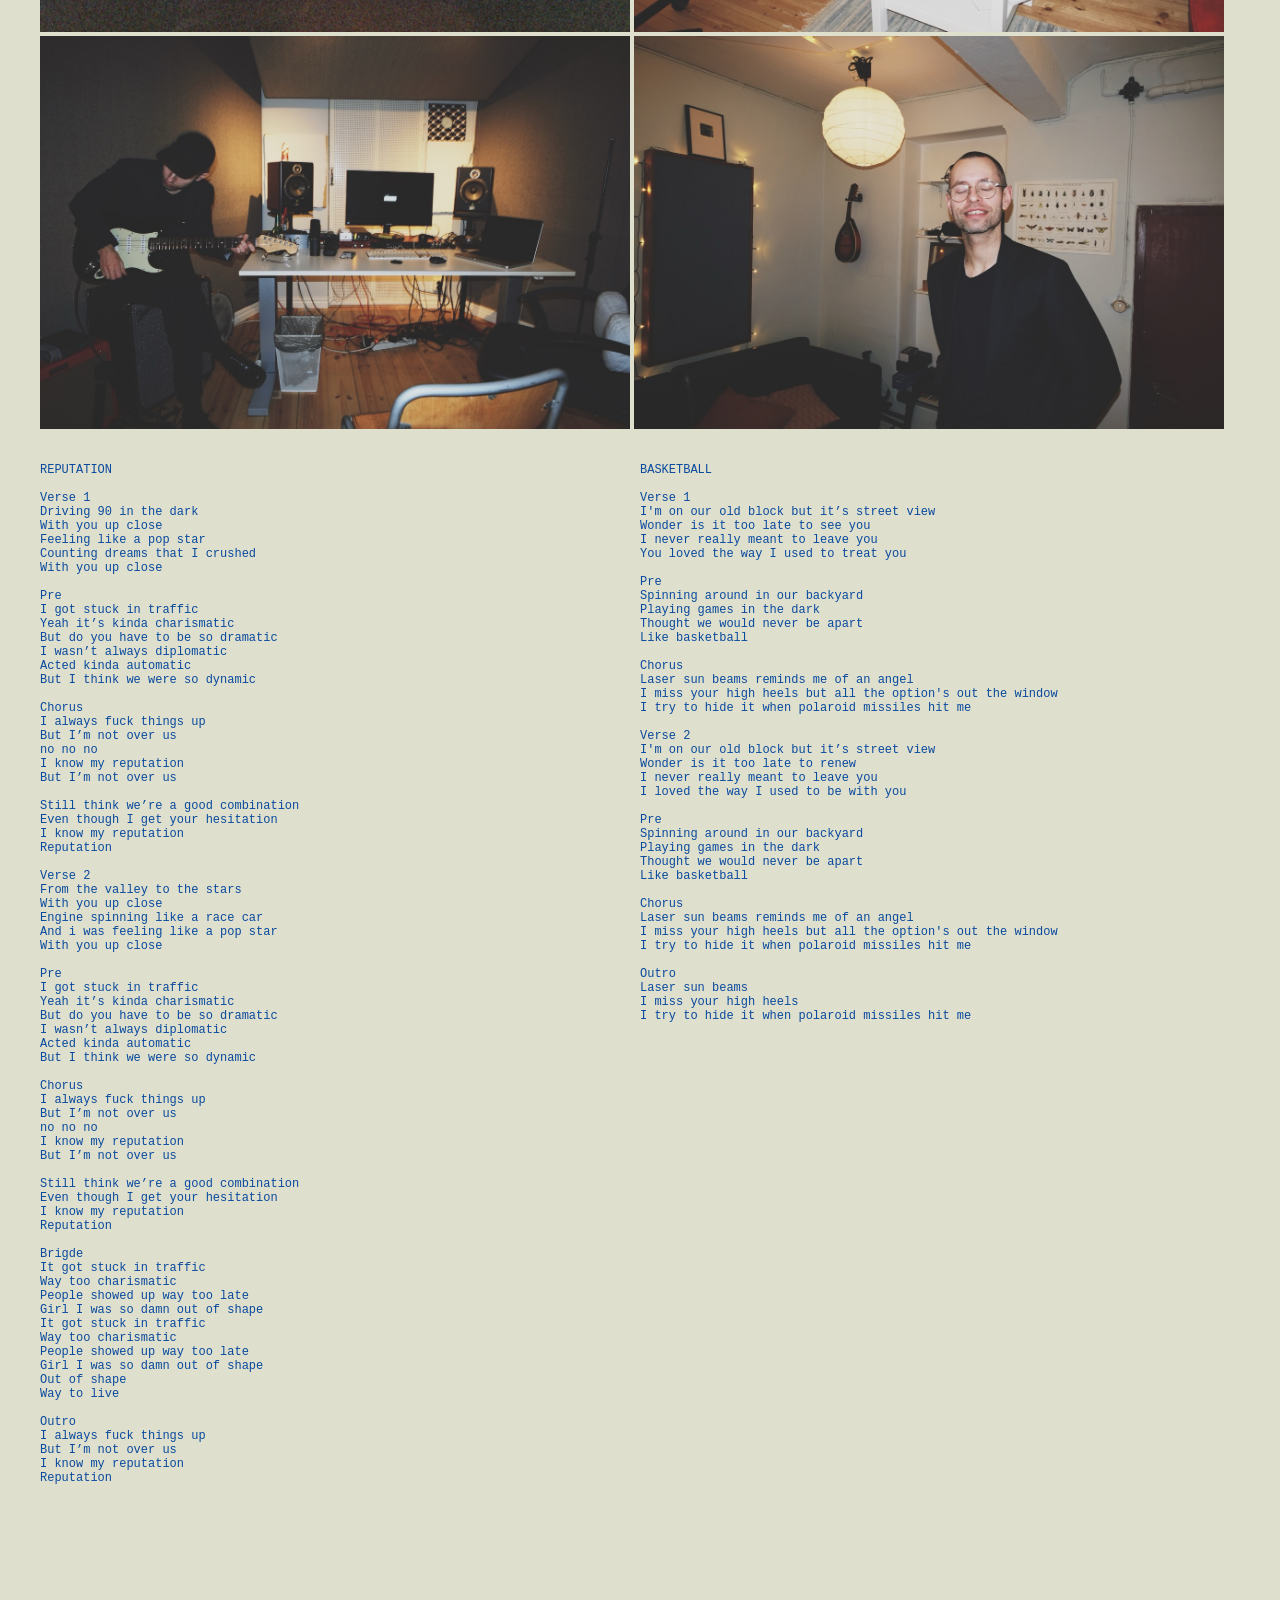
<file: reputation_basketball.html>
<!doctype html>
<html lang="en">

<head>
    <meta charset="utf-8">
    <meta name="viewport" content="width=device-width, initial-scale=1">
    <title>summer heart</title>
    <link rel="stylesheet" href="reputation_style.css">
</head>

<body>
    <main>

        <h1>REPUTATION/BASKETBALL</h1>

        <div class="credits">
            CREDITS<br>

            Written and produced by Viktor Jansåker & David Lomelino<br>
            Recorded at several different locations in Malmö and Stockholm<br>
            Mastered at Svenska Grammofonstudion by Hans Olsson<br>
            Thanks to Joakim Buddee and Ivan Kinell for helping out with recording the vocals
        </div>

        <div class="artwork">
            <img src="images/reputation/artwork_reputation.jpg">
            <img src="images/reputation/artwork_basketball.jpg">



        </div>

        <div class="bilder">
            <img src="images/reputation/d1.jpeg">
            <img src="images/reputation/d2.jpeg">
            <img src="images/reputation/d7.jpeg">
            <img src="images/reputation/d3.jpeg">
            <img src="images/reputation/vd2.jpeg">
            <img src="images/reputation/v2.jpeg">
            <img src="images/reputation/d4.jpeg">
            <img src="images/reputation/d5.jpeg">
            <img src="images/reputation/vd1.jpeg">
            <img src="images/reputation/d8.jpeg">
            <img src="images/reputation/d2.jpeg">
            <img src="images/reputation/v1.jpeg">
            <img src="images/reputation/d10.jpeg">
            <img src="images/reputation/d11.jpeg">

        </div>

        <div class="lyric-box">
            <div id="reputation">
            </div>
            <script>
                fetch('/documents/lyrics/reputation.txt')
                    .then(response => {
                        if (!response.ok) {
                            throw new Error('File on vacation');
                        }
                        return response.text();
                    })
                    .then(data => {
                        document.getElementById('reputation').textContent = data;
                    })
            </script>

            <div id="basketball">
            </div>
            <script>
                fetch('/documents/lyrics/basketball.txt')
                    .then(response => {
                        if (!response.ok) {
                            throw new Error('File on vacation');
                        }
                        return response.text();
                    })
                    .then(data => {
                        document.getElementById('basketball').textContent = data;
                    })
            </script>
        </div>


    </main>
</body>
</file>
<file: style.css>
html {
  background: #f5f5f3;
  background-image: url("/images/sh/bg2.jpeg");
  background-size: cover;
  background-position: 0;

  color: #a4151c;
  /* color: #0E4785; */
  font-family: "Helvetica Neue", Helvetica, Arial, sans-serif;
  font-size: 16px;
}

body {
  margin: 0;
}

main {
  max-width: 760px;
  margin: 0 auto;
  padding: 64px 24px 120px;
}

header {
  margin-bottom: 65px;
}

h1 {
  font-size: 20px;
  letter-spacing: 0.04em;
  margin: 8px 0 8px;
  font-weight: 400;

}

p {
  margin: 0 0 8px;
  line-height: 1.4;
}

a {
  color: #a4151c;
  text-decoration: none;
  margin-right: 5px;
  font-size: 11px;
}

a:hover {
  color: rgb(107, 71, 73);
}



@media (max-width: 600px) {
  main {
    padding: 40px 18px 90px;
  }

  header {
    margin-bottom: 80px;
  }

  .entry {
    margin-bottom: 100px;
  }
}
</file>
<file: reputation_style.css>
html {
    background: #dedfcd;
    color: #0a4a9e;
    /* color: #0E4785; */
    font-family: "Helvetica Neue", Helvetica, Arial, sans-serif;
    font-size: 16px;
}


main {
    max-width: 1200px;
    margin: 0 auto;
    padding: 64px 24px 120px;
}


h1 {
    text-align: left;
    font-size: 20px;
    letter-spacing: 0.03em;
    margin: 8px 0 8px;
    font-weight: 400;
}

a {
    color: #155aa4;
    text-decoration: underline;
    margin-right: 5px;
    font-size: 9px;
}

a:hover {
    color: rgb(196, 71, 144)
}

.credits {
    font-family: 'Courier New', Courier, monospace;
    font-size: 12px;
    margin-top: 30px;
    margin-bottom: 30px;
    line-height: 1.6;
}


img {


    max-width: 590px;
    height: auto;
}

.lyric-box {
    margin-top: 30px;
    margin-bottom: 30px;

    display: flex;
    justify-content: flex-start;
    gap: 50px;
    flex-wrap: wrap;
}

#reputation,
#basketball {
    font-family: 'Courier New', Courier, monospace;
    font-size: 12px;
    white-space: pre-line;
    width: 550px;
}



@media (max-width: 1200px) {
    main {
        padding: 40px 18px 90px;
    }

    header {
        margin-bottom: 80px;
    }

    img {
        max-width: 100%;
    }
}
</file>
